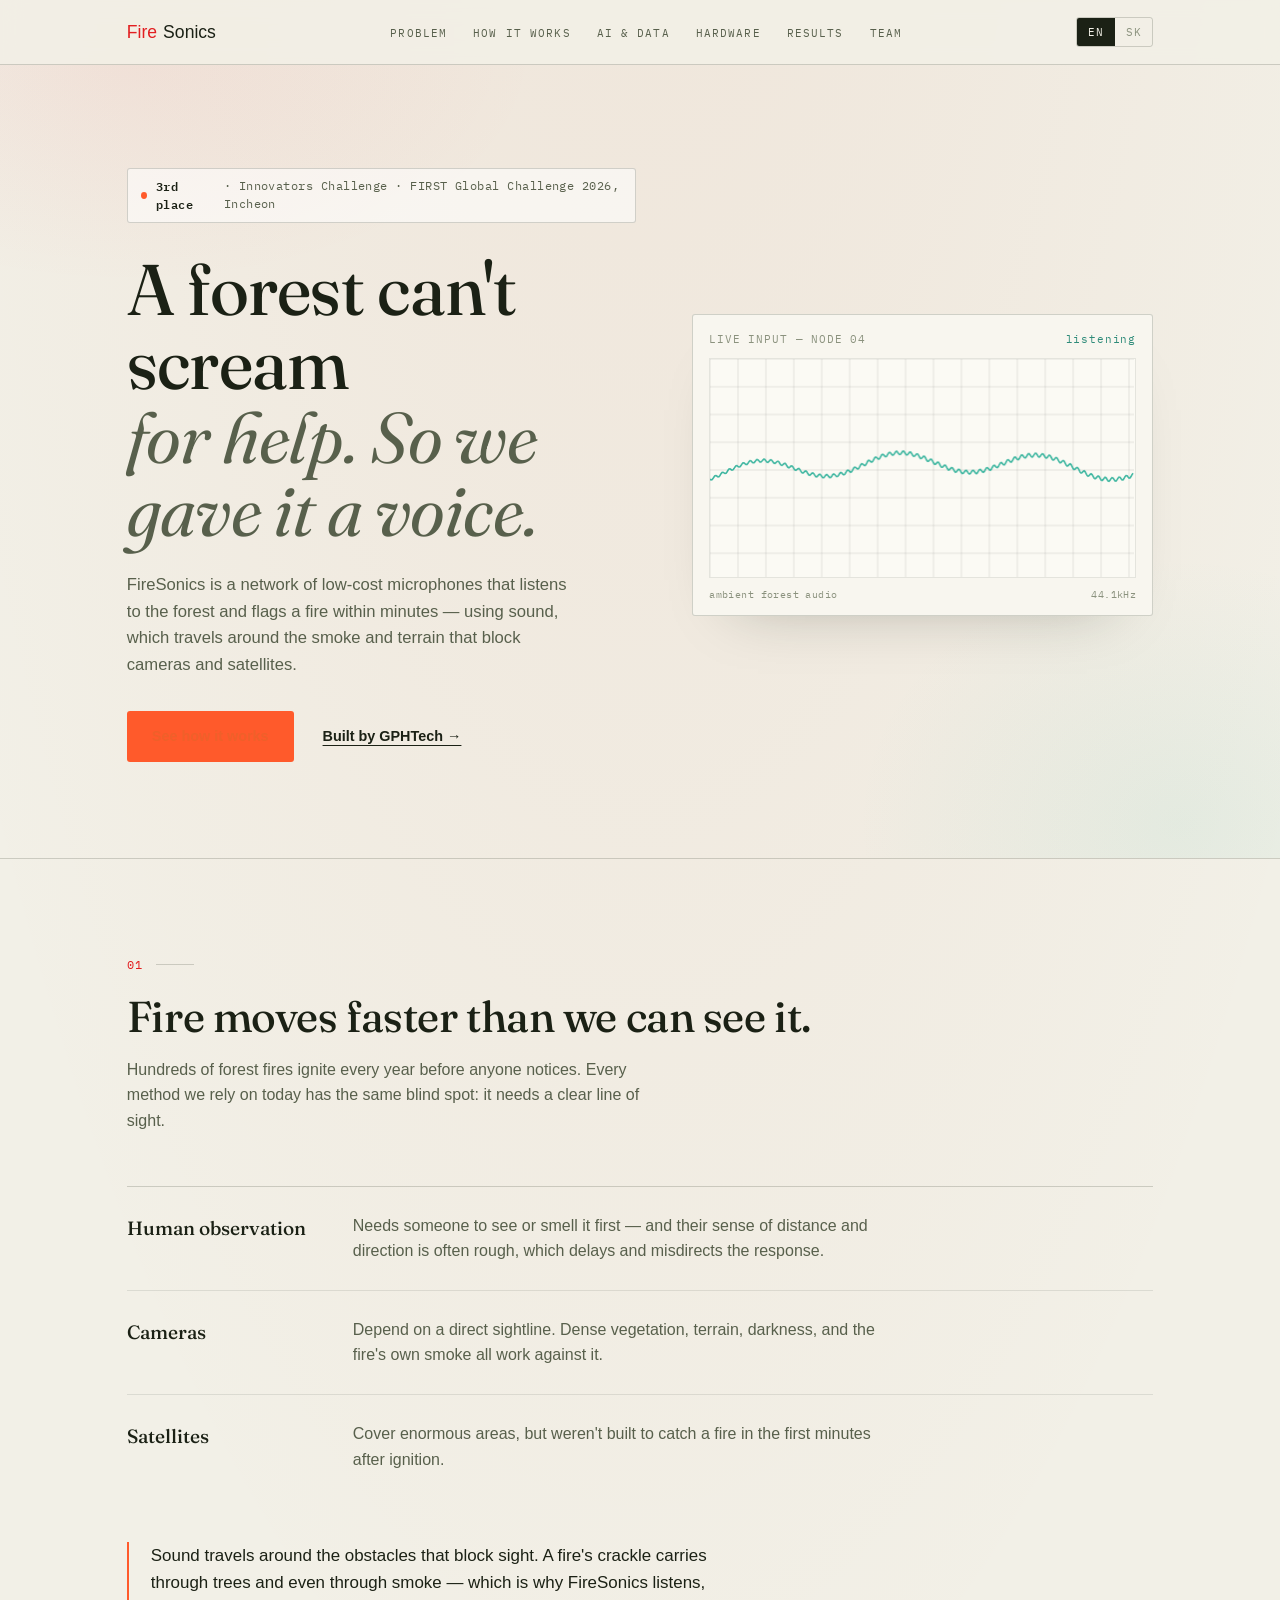
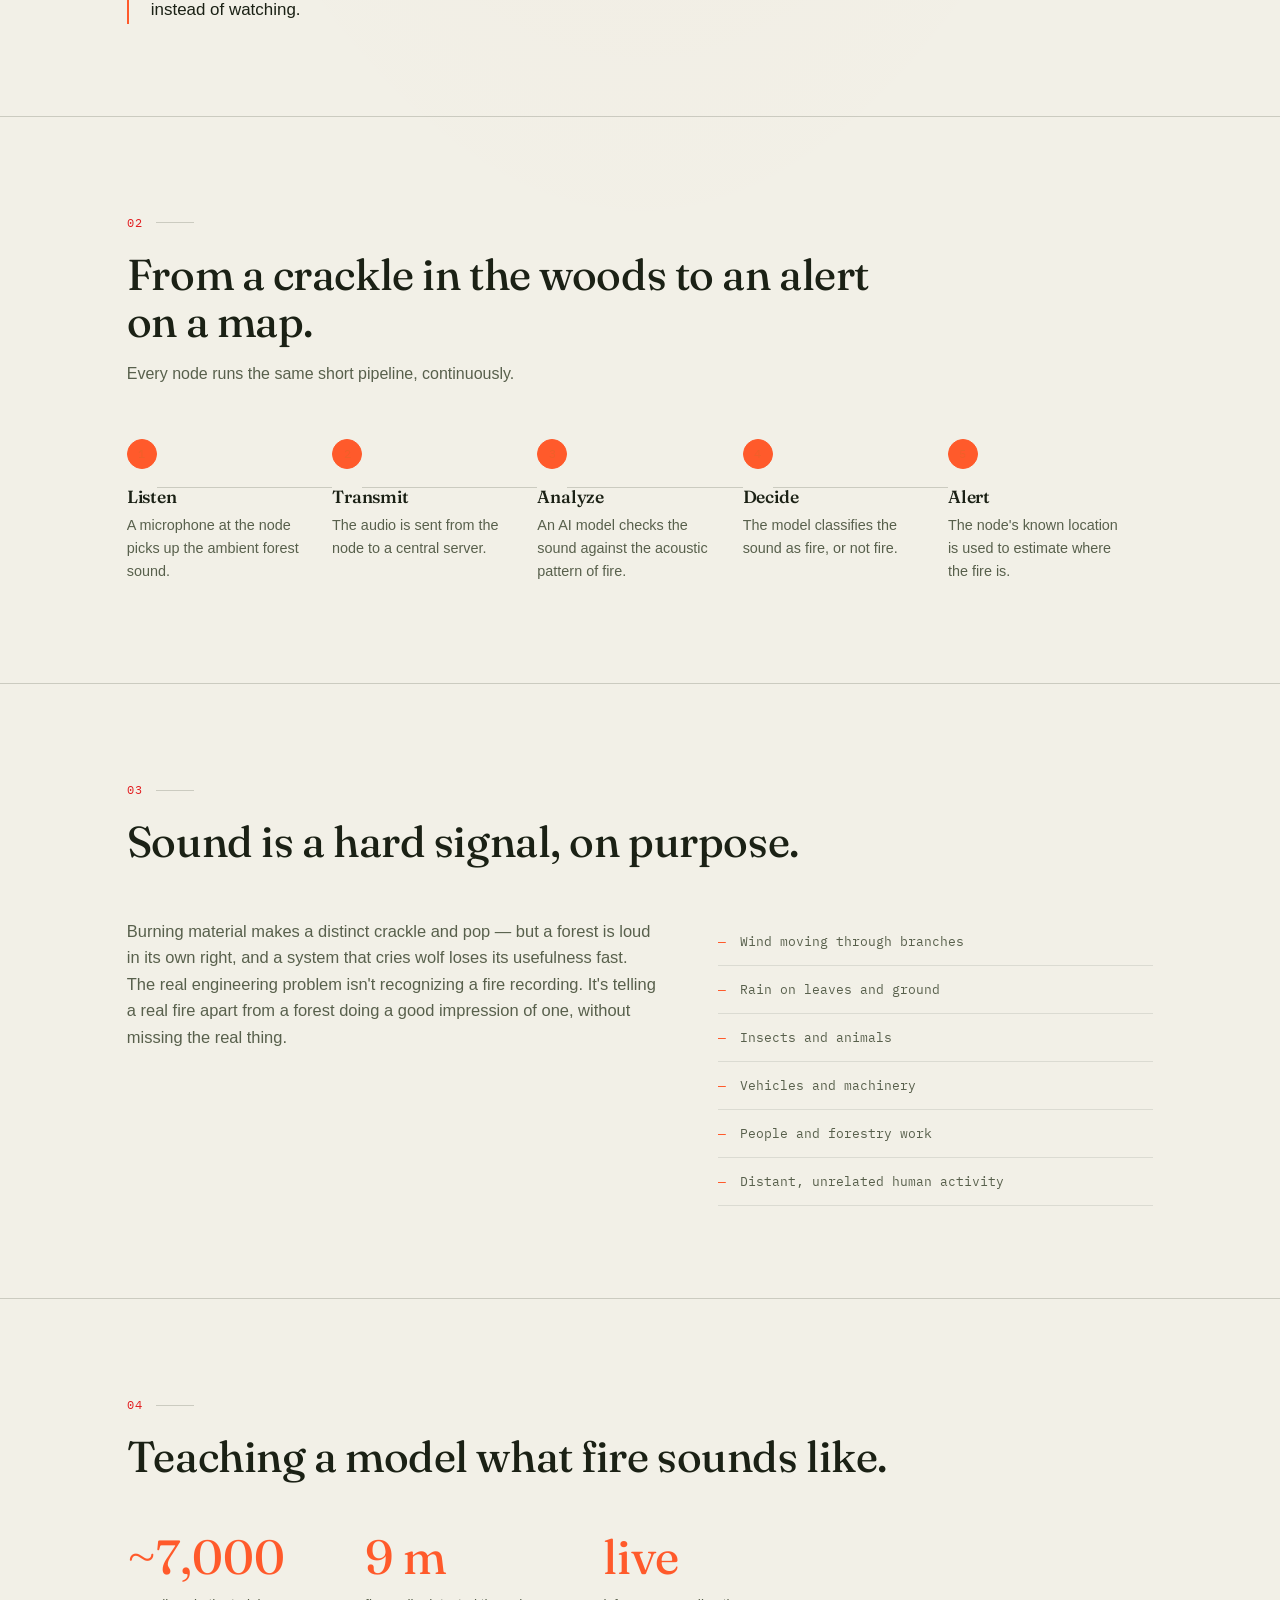
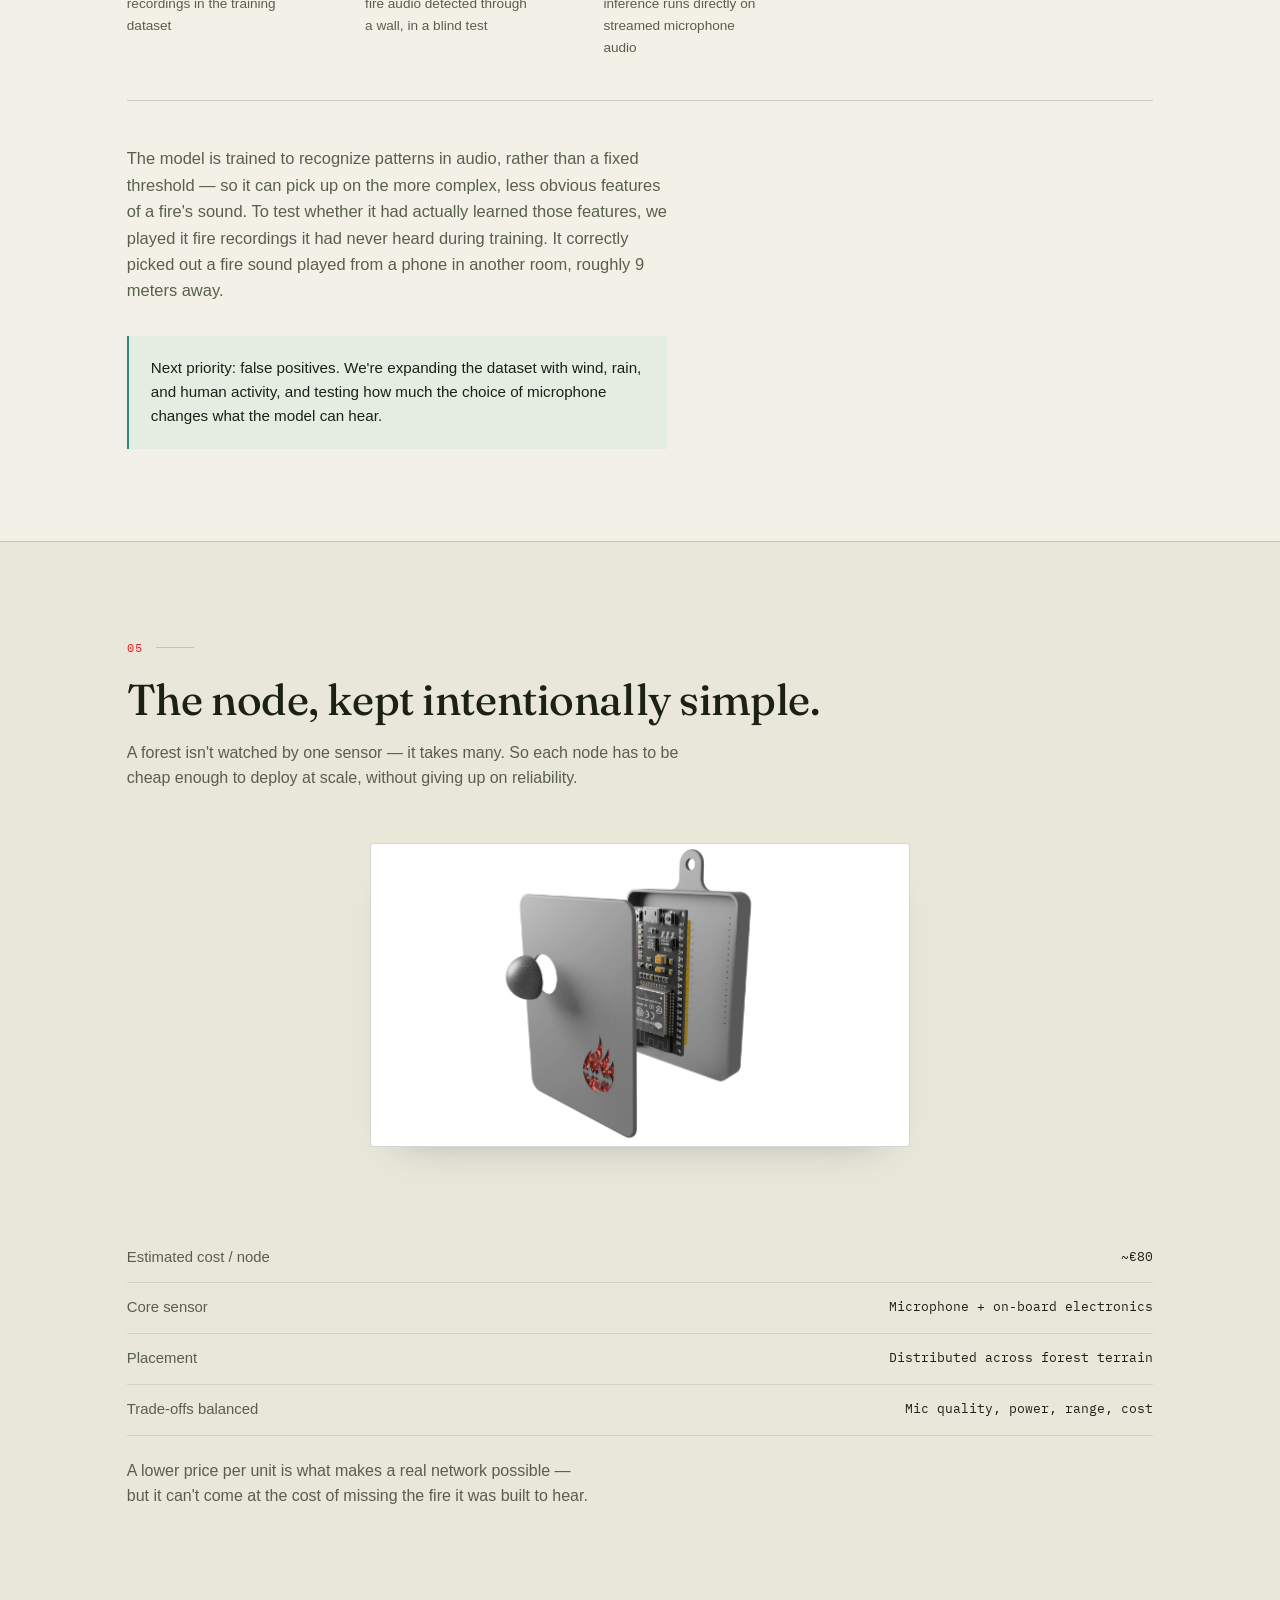
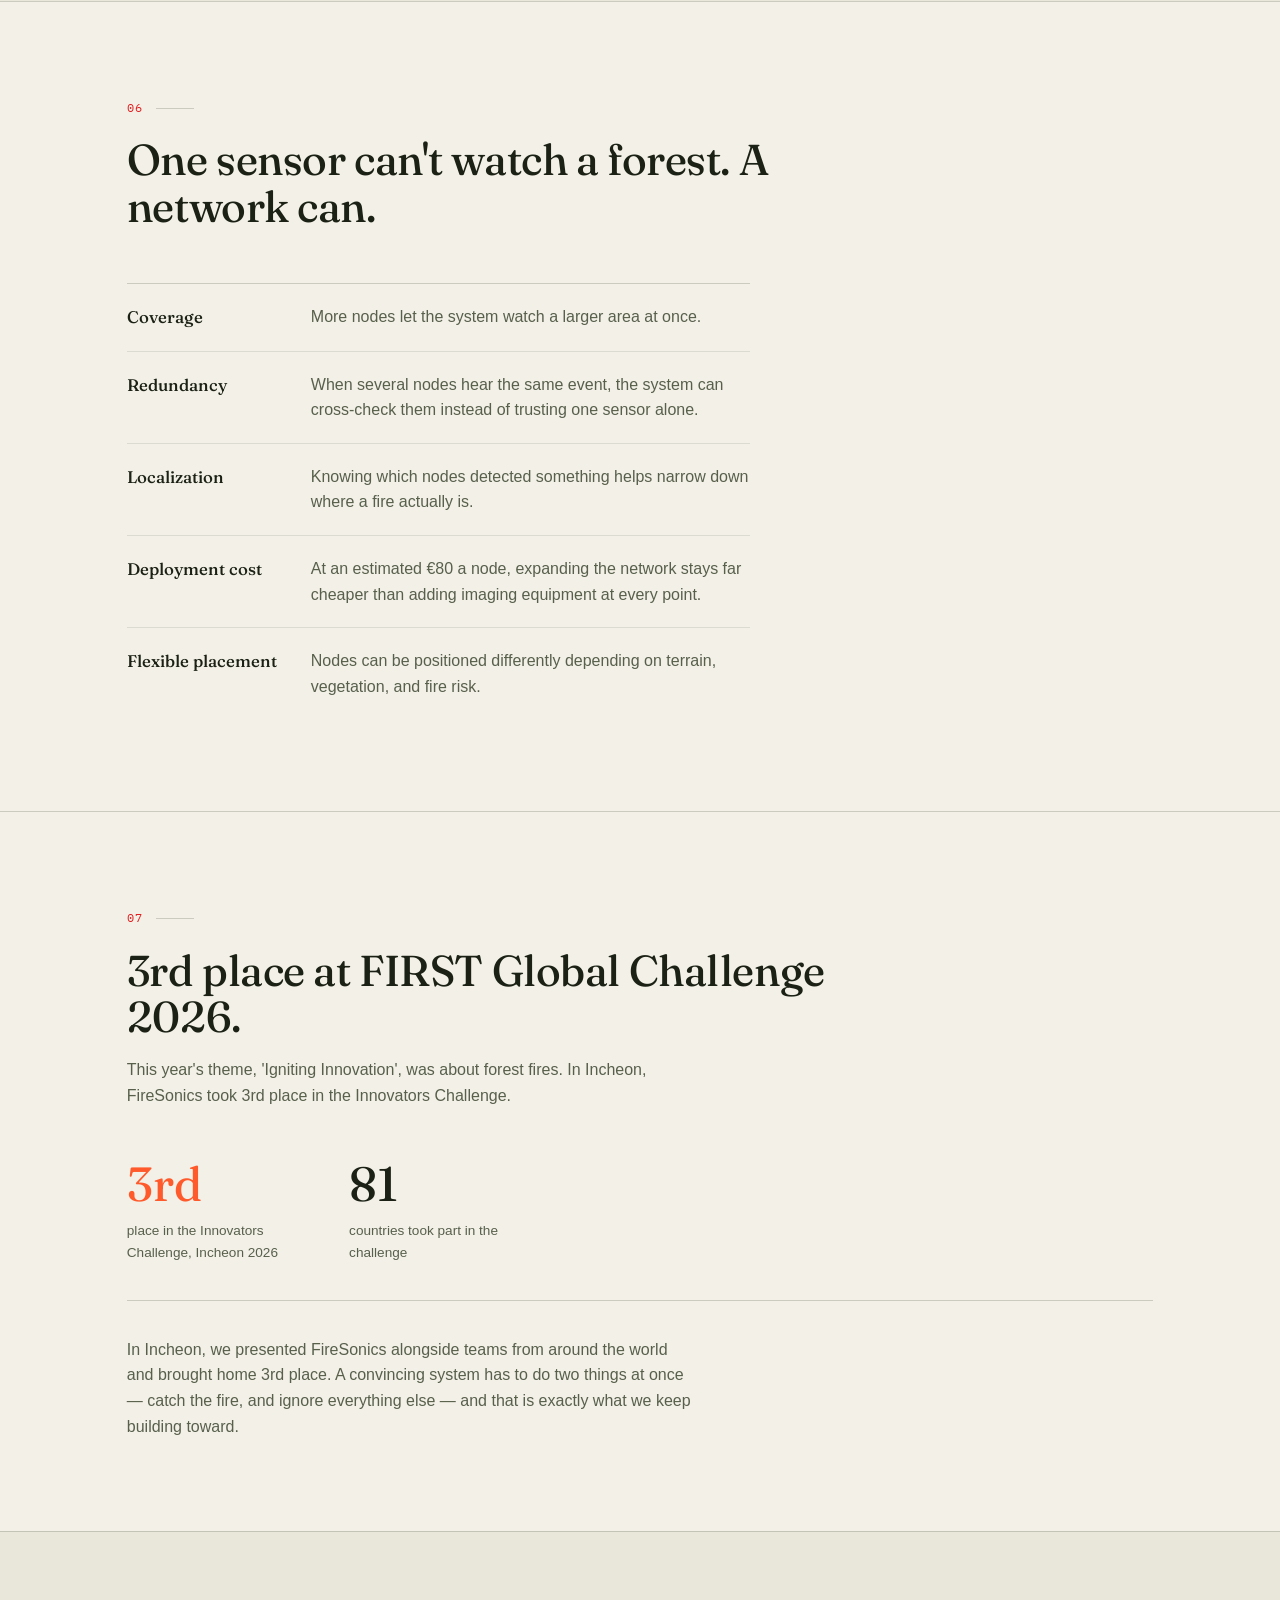
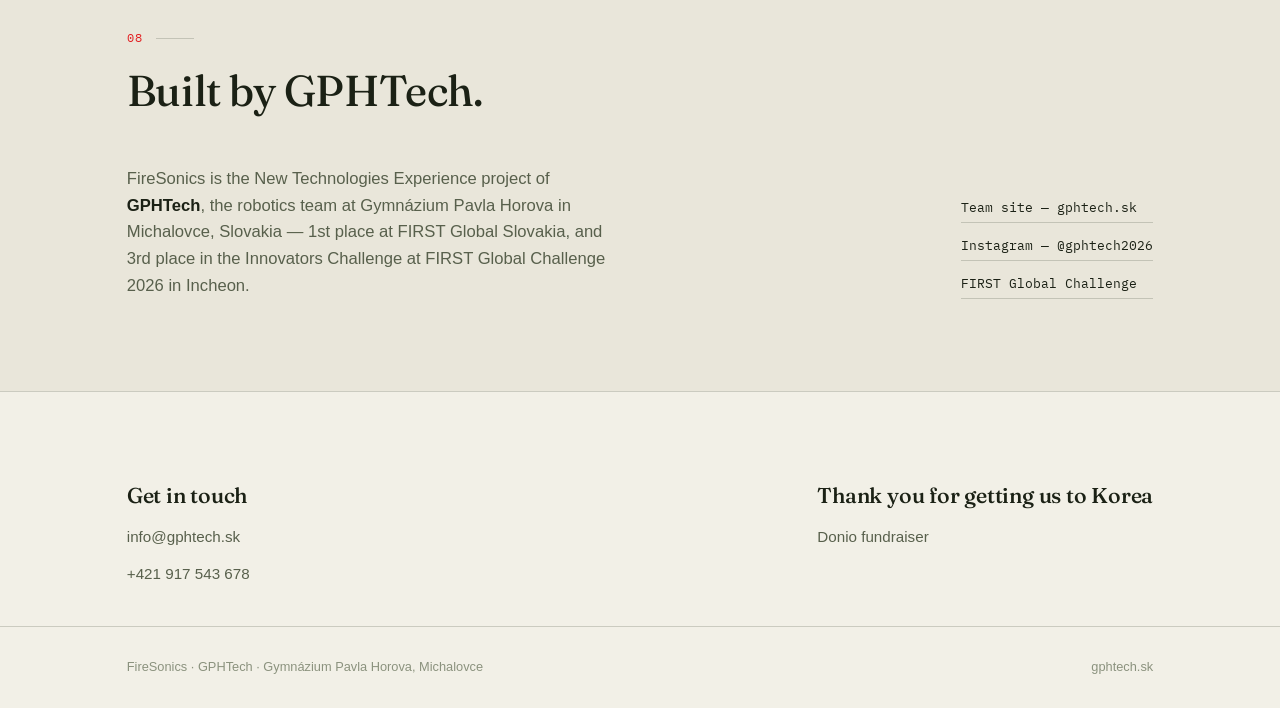
<file: index.html>
<!DOCTYPE html>
<html lang="en">
<head>
<meta charset="UTF-8">
<meta name="viewport" content="width=device-width, initial-scale=1.0">
<title>FireSonics — A forest can't scream for help</title>
<meta name="description" content="FireSonics listens for wildfire with a network of low-cost acoustic sensors and an AI model that tells fire apart from the rest of the forest.">

<link rel="preconnect" href="https://fonts.googleapis.com">
<link rel="preconnect" href="https://fonts.gstatic.com" crossorigin>
<link href="https://fonts.googleapis.com/css2?family=Fraunces:opsz,wght@9..144,340..600&family=IBM+Plex+Mono:wght@400;500&display=swap" rel="stylesheet">
<link href="https://fonts.cdnfonts.com/css/lovelo" rel="stylesheet">

<style>
:root{
  --bg:#F2F0E7;
  --bg-2:#E9E6DA;
  --bg-3:#F8F6EF;
  --ink:#1B2115;
  --ink-dim:#58604C;
  --ink-faint:#8B927E;
  --line:rgba(27,33,21,0.18);
  --line-soft:rgba(27,33,21,0.10);
  --brand:#E21E20;
  --ember:#FF5A2B;
  --signal:#2E8B79;
  --moss:#3EB6A0;
  --radius:3px;
}

*,*::before,*::after{ box-sizing:border-box; margin:0; padding:0; }
html{ scroll-behavior:smooth; color-scheme:light; -webkit-text-size-adjust:100%; }

body{
  background:
    radial-gradient(120% 70% at 50% -12%, rgba(200,70,27,0.08), transparent 55%),
    var(--bg);
  color:var(--ink);
  font-family:-apple-system, BlinkMacSystemFont, "Segoe UI", Roboto, Helvetica, Arial, sans-serif;
  font-size:16px;
  line-height:1.6;
  -webkit-font-smoothing:antialiased;
  overflow-x:hidden;
}

h1,h2,h3{
  font-family:'Fraunces', serif;
  font-weight:460;
  color:var(--ink);
  letter-spacing:-0.01em;
  line-height:1.08;
}

a{ color:inherit; }
.mono{ font-family:'IBM Plex Mono', monospace; }
.wrap{ max-width:1180px; margin:0 auto; padding:0 6vw; }

::selection{ background:var(--ember); color:#fff; }

/* ── NAV ── */
header.site-nav{
  position:fixed; top:0; left:0; right:0; z-index:50;
  background:rgba(242,240,231,0.85);
  backdrop-filter:blur(10px);
  -webkit-backdrop-filter:blur(10px);
  border-bottom:1px solid var(--line);
}
.nav-row{
  max-width:1180px; margin:0 auto; padding:0 6vw;
  height:64px; display:flex; align-items:center; justify-content:space-between;
}
.nav-brand{ display:flex; align-items:center; gap:6px; text-decoration:none; }
.nav-brand .fire{ font-family:'Lovelo Black', 'Arial Black', sans-serif; font-size:1.1rem; color:var(--brand); }
.nav-brand .sonics{ font-family:'Lovelo Black', 'Arial Black', sans-serif; font-size:1.1rem; color:var(--ink); }
.nav-links{ display:flex; gap:26px; list-style:none; }
.nav-links a{
  text-decoration:none; font-family:'IBM Plex Mono', monospace; font-size:0.7rem;
  letter-spacing:0.1em; text-transform:uppercase; color:var(--ink-dim);
  border-bottom:1px solid transparent; padding-bottom:3px;
}
.nav-links a:hover{ color:var(--ink); border-color:var(--ember); }
.nav-right{ display:flex; align-items:center; gap:14px; }
.lang-toggle{ display:flex; border:1px solid var(--line); border-radius:var(--radius); overflow:hidden; }
.lang-toggle button{
  font-family:'IBM Plex Mono', monospace; font-size:0.7rem; background:none; border:none;
  padding:7px 11px; cursor:pointer; color:var(--ink-faint); letter-spacing:0.06em;
}
.lang-toggle button.active{ background:var(--ink); color:var(--bg); }
.hamburger{ display:none; flex-direction:column; gap:4px; background:none; border:none; cursor:pointer; padding:6px; }
.hamburger span{ width:20px; height:1.5px; background:var(--ink); }

/* ── HERO ── */
#hero{
  padding:168px 0 96px;
  position:relative;
  overflow:hidden;
}
#hero::before{
  content:""; position:absolute; inset:0; pointer-events:none;
  background:
    radial-gradient(52% 44% at 10% 6%, rgba(226,30,32,0.06), transparent 62%),
    radial-gradient(42% 52% at 92% 96%, rgba(62,182,160,0.08), transparent 60%);
}
.hero-grid{
  position:relative; display:grid; grid-template-columns:1.05fr 0.95fr; gap:56px; align-items:center;
}
.hero-tag{
  font-family:'IBM Plex Mono', monospace; font-size:0.72rem; letter-spacing:0.04em; color:var(--ink-dim);
  border:1px solid var(--line); border-radius:var(--radius); display:inline-flex; align-items:center; gap:9px;
  padding:8px 13px; margin-bottom:30px; background:rgba(255,255,255,0.55);
}
.hero-tag::before{
  content:""; width:7px; height:7px; border-radius:50%; background:var(--ember);
  animation:tagdot 2.4s ease-out infinite;
}
.hero-tag b{ color:var(--ink); font-weight:600; }
@keyframes tagdot{
  0%{ box-shadow:0 0 0 0 rgba(255,90,43,0.55); }
  70%{ box-shadow:0 0 0 9px rgba(255,90,43,0); }
  100%{ box-shadow:0 0 0 0 rgba(255,90,43,0); }
}
h1.hero-title{
  font-size:clamp(2.7rem,5.6vw,4.8rem);
  line-height:1.03;
  margin-bottom:24px;
}
h1.hero-title .line2{ color:var(--ink-dim); font-style:italic; font-weight:380; }
.hero-lede{
  max-width:48ch; color:var(--ink-dim); font-size:1.04rem; margin-bottom:32px;
}
.hero-actions{ display:flex; gap:22px; align-items:center; flex-wrap:wrap; }
.btn{
  font-weight:600; font-size:0.9rem;
  padding:13px 24px; border-radius:var(--radius); text-decoration:none; display:inline-block;
  border:1px solid transparent; transition:background .25s ease, color .25s ease, border-color .25s ease, transform .25s ease;
}
.btn--solid{ background:var(--ember); color:#1B21; }
.btn--solid:hover{ background:var(--brand); color:#fff; transform:translateY(-1px); }
.btn--ghost{ color:var(--ink); text-decoration:underline; text-underline-offset:4px; padding:13px 6px; }
.btn--ghost:hover{ color:var(--ember); }

.hero-copy{ animation:rise .9s cubic-bezier(.16,1,.3,1) both; }
.hero-visual{ position:relative; animation:rise .9s .12s cubic-bezier(.16,1,.3,1) both; }
@keyframes rise{ from{ opacity:0; transform:translateY(18px); } to{ opacity:1; transform:none; } }

.scope-box{
  border:1px solid var(--line); background:#F8F6EF;
  border-radius:var(--radius); padding:16px 16px 12px;
  box-shadow:0 30px 60px -45px rgba(27,33,21,0.35);
}
.scope-head{
  display:flex; justify-content:space-between; font-family:'IBM Plex Mono', monospace;
  font-size:0.66rem; letter-spacing:0.08em; color:var(--ink-faint); margin-bottom:10px;
}
.scope-head .status{ color:var(--signal); }
.scope-head .status.fire{ color:var(--brand); }
#scope{
  width:100%; height:220px; display:block;
  background:#FBFAF4; border:1px solid var(--line-soft);
}
.scope-foot{
  display:flex; justify-content:space-between; font-family:'IBM Plex Mono', monospace;
  font-size:0.64rem; color:var(--ink-faint); margin-top:9px; letter-spacing:0.04em;
}

@media (max-width:900px){
  .hero-grid{ grid-template-columns:1fr; gap:44px; }
}

/* ── SECTION SCAFFOLDING ── */
section{ padding:92px 0; border-top:1px solid var(--line); }
section:first-of-type{ border-top:none; }
.sec-num{
  font-family:'IBM Plex Mono', monospace; font-size:0.72rem; letter-spacing:0.14em;
  color:var(--brand); display:inline-flex; align-items:center; gap:12px;
  margin-bottom:20px; text-transform:uppercase;
}
.sec-num::after{ content:""; width:38px; height:1px; background:var(--line); }
.sec-head{ max-width:780px; margin-bottom:52px; }
.sec-head h2{ font-size:clamp(1.9rem,3.4vw,2.7rem); margin-bottom:16px; }
.sec-head p{ color:var(--ink-dim); font-size:1rem; max-width:62ch; }

/* ── PROBLEM ── */
.problem-list{ display:flex; flex-direction:column; }
.problem-row{
  display:grid; grid-template-columns:190px 1fr; gap:36px; padding:26px 0;
  border-top:1px solid var(--line-soft);
}
.problem-row:first-child{ border-top:1px solid var(--line); }
.problem-row .method{ font-family:'Fraunces', serif; font-weight:480; font-size:1.2rem; }
.problem-row .desc{ color:var(--ink-dim); max-width:62ch; }
.problem-close{ margin-top:44px; max-width:62ch; color:var(--ink); font-size:1.06rem; border-left:2px solid var(--ember); padding-left:22px; }
@media (max-width:700px){ .problem-row{ grid-template-columns:1fr; gap:8px; } }

/* ── SEQUENCE (how it works) ── */
.sequence{ display:flex; gap:0; overflow-x:auto; padding-bottom:8px; }
.seq-step{
  flex:1 1 0; min-width:190px; position:relative; padding:0 24px 0 0;
}
.seq-step .num{
  font-family:'IBM Plex Mono', monospace; font-size:0.76rem; color:var(--ink);
  background:var(--bg-2); border:1px solid var(--line); width:30px; height:30px; border-radius:50%;
  display:flex; align-items:center; justify-content:center; margin-bottom:18px;
  transition: background .35s ease, color .35s ease, border-color .35s ease;
}
.seq-step.active .num{ background:var(--ember); border-color:var(--ember); color:#1B21; }
.seq-step .rule{
  position:absolute; top:px; left:30px; right:0; height:1px; background:var(--line);
}
.seq-step:last-child .rule{ display:none; }
.seq-step h3{ font-size:1.1rem; margin-bottom:8px; font-weight:540; }
.seq-step p{ color:var(--ink-dim); font-size:0.9rem; max-width:26ch; }
@media (max-width:860px){
  .sequence{ flex-direction:column; }
  .seq-step{ padding:0 0 30px 0; }
  .seq-step .rule{ top:30px; left:px; right:auto; width:1px; height:calc(100% - 30px); }
}

/* ── WHY SOUND ── */
.confound-wrap{ display:grid; grid-template-columns:1.1fr 0.9fr; gap:60px; align-items:start; }
.ai-text{ max-width:60ch; color:var(--ink-dim); font-size:1.03rem; }
.ai-text strong{ color:var(--ink); font-weight:600; }
.confound-list{ list-style:none; display:flex; flex-direction:column; }
.confound-list li{
  font-family:'IBM Plex Mono', monospace; font-size:0.82rem; color:var(--ink-dim);
  padding:13px 0; border-bottom:1px solid var(--line-soft); display:flex; gap:14px;
}
.confound-list li::before{ content:'—'; color:var(--ember); }
@media (max-width:860px){ .confound-wrap{ grid-template-columns:1fr; gap:34px; } }

/* ── STATS (AI/dataset) ── */
.stat-row{ display:flex; gap:72px; flex-wrap:wrap; margin-bottom:44px; padding-bottom:42px; border-bottom:1px solid var(--line); }
.stat{ min-width:0px; }
.stat .num{ font-family:'Fraunces', serif; font-weight:440; font-size:3rem; color:var(--ember); line-height:1; }
.stat .label{ color:var(--ink-dim); font-size:0.85rem; margin-top:12px; max-width:22ch; }
.ai-note{
  margin-top:32px; padding:20px 22px; background:rgba(62,182,160,0.07);
  border-left:2px solid var(--signal); max-width:64ch; font-size:0.95rem;
}

/* ── HARDWARE ── */
#hardware{ background:var(--bg-2); }
.hw-grid{ display:grid; grid-template-columns:0.85fr 1.fr; gap:60px; align-items:center; }
.hw-visual{ display:flex; justify-content:center; }
.node-canvas{ display:block; max-width:100%; background:#fff; border:1px solid var(--line); border-radius:var(--radius); box-shadow:0 20px 40px -30px rgba(27,33,21,0.35); }
.spec-rows{ display:flex; flex-direction:column; margin-top:26px; }
.spec-row{ display:flex; justify-content:space-between; gap:16px; padding:13px 0; border-bottom:1px solid var(--line-soft); font-size:0.93rem; }
.spec-row .k{ color:var(--ink-dim); }
.spec-row .v{ font-family:'IBM Plex Mono', monospace; font-size:0.84rem; text-align:right; }
@media (max-width:860px){ .hw-grid{ grid-template-columns:1fr; } }

.pulse{ animation: pulse 2.6s ease-out infinite; transform-origin:center; }
@keyframes pulse{
  0%{ opacity:0.55; transform:scale(0.9); }
  70%{ opacity:0; transform:scale(1.6); }
  100%{ opacity:0; transform:scale(1.6); }
}

/* ── SCALABILITY ── */
.scale-list{ list-style:none; display:flex; flex-direction:column; max-width:70ch; }
.scale-list li{ padding:20px 0; border-top:1px solid var(--line-soft); display:grid; grid-template-columns:160px 1fr; gap:24px; }
.scale-list li:first-child{ border-top:1px solid var(--line); }
.scale-list .term{ font-family:'Fraunces', serif; font-weight:500; color:var(--ink); font-size:1.05rem; }
.scale-list .def{ color:var(--ink-dim); }
@media (max-width:700px){ .scale-list li{ grid-template-columns:1fr; gap:6px; } }

/* ── RESULTS ── */
.results-band{
  display:flex; gap:56px; flex-wrap:wrap; margin-bottom:36px; padding-bottom:36px; border-bottom:1px solid var(--line);
}
.results-band .stat .num{ color:var(--ink); }
.results-band .stat.win .num{ color:var(--ember); }
.demo-note{ max-width:64ch; color:var(--ink-dim); }
.demo-note strong{ color:var(--ink); }

/* ── TEAM ── */
#team{ background:var(--bg-2); }
.team-row{ display:flex; justify-content:space-between; align-items:flex-end; gap:40px; flex-wrap:wrap; }
.team-copy{ max-width:54ch; color:var(--ink-dim); font-size:1.04rem; }
.team-copy strong{ color:var(--ink); font-weight:600; }
.team-links{ display:flex; flex-direction:column; gap:12px; }
.team-links a{ font-family:'IBM Plex Mono', monospace; font-size:0.82rem; text-decoration:none; border-bottom:1px solid var(--line); padding-bottom:4px; }
.team-links a:hover{ color:var(--ember); border-color:var(--ember); }

/* ── CONTACT ── */
#contact{ padding-bottom:52px; }
.contact-grid{ display:flex; justify-content:space-between; gap:48px; flex-wrap:wrap; }
.contact-block h3{ font-size:1.34rem; margin-bottom:18px; font-weight:520; }
.contact-list{ display:flex; flex-direction:column; gap:12px; }
.contact-list a{ text-decoration:none; font-size:0.95rem; color:var(--ink-dim); }
.contact-list a:hover{ color:var(--ember); }

footer{
  border-top:1px solid var(--line); padding:30px 0; font-size:0.8rem; color:var(--ink-faint);
}
.footer-row{ display:flex; justify-content:space-between; flex-wrap:wrap; gap:10px; }
footer a{ color:var(--ink-faint); text-decoration:none; }
footer a:hover{ color:var(--ember); }

/* ── ENTRANCE REVEALS ── */
.rv{ opacity:0; transform:translateY(18px); transition:opacity .7s ease, transform .7s ease; }
.rv.in{ opacity:1; transform:none; }

@media (prefers-reduced-motion: reduce){
  .rv{ opacity:1 !important; transform:none !important; transition:none !important; }
  .hero-copy, .hero-visual{ animation:none; }
}

@media (max-width:720px){
  #hero{ padding:132px 0 64px; }
  .nav-links{ display:none; }
  .nav-links.open{
    display:flex; flex-direction:column; position:fixed; top:64px; left:0; right:0;
    background:var(--bg); padding:22px 6vw; gap:18px; border-bottom:1px solid var(--line); z-index:40;
  }
  .hamburger{ display:flex; }
  section{ padding:64px 0; }
  .stat-row{ gap:44px; }
}
</style>
</head>
<body>

<header class="site-nav">
  <div class="nav-row">
    <a href="#hero" class="nav-brand"><span class="fire">Fire</span><span class="sonics">Sonics</span></a>
    <ul class="nav-links" id="navLinks">
      <li><a href="#problem" data-en="Problem" data-sk="Problém">Problem</a></li>
      <li><a href="#how" data-en="How it works" data-sk="Ako to funguje">How it works</a></li>
      <li><a href="#ai" data-en="AI &amp; data" data-sk="AI a dáta">AI &amp; data</a></li>
      <li><a href="#hardware" data-en="Hardware" data-sk="Hardware">Hardware</a></li>
      <li><a href="#results" data-en="Results" data-sk="Výsledky">Results</a></li>
      <li><a href="#team" data-en="Team" data-sk="Tím">Team</a></li>
    </ul>
    <div class="nav-right">
      <div class="lang-toggle">
        <button class="active" onclick="setLang('en')">EN</button>
        <button onclick="setLang('sk')">SK</button>
      </div>
      <button class="hamburger" id="hamburger" aria-label="Menu"><span></span><span></span><span></span></button>
    </div>
  </div>
</header>

<!-- ============ HERO ============ -->
<section id="hero">
  <div class="wrap hero-grid">
    <div class="hero-copy">
      <span class="hero-tag" data-en='<b>3rd place</b> · Innovators Challenge · FIRST Global Challenge 2026, Incheon' data-sk='<b>3. miesto</b> · Innovators Challenge · FIRST Global Challenge 2026, Inčchon'><b>3rd place</b> · Innovators Challenge · FIRST Global Challenge 2026, Incheon</span>
      <h1 class="hero-title">
        <span data-en="A forest can't scream" data-sk="Les nemôže zakričať">A forest can't scream</span><br>
        <span class="line2" data-en="for help. So we gave it a voice." data-sk="o pomoc. Tak sme mu dali hlas.">for help. So we gave it a voice.</span>
      </h1>
      <p class="hero-lede" data-en="FireSonics is a network of low-cost microphones that listens to the forest and flags a fire within minutes — using sound, which travels around the smoke and terrain that block cameras and satellites." data-sk="FireSonics je sieť lacných mikrofónov, ktorá počúva les a upozorní na požiar v priebehu minút — pomocou zvuku, ktorý sa šíri aj cez dym a terén, kde kamery a satelity strácajú výhľad.">
        FireSonics is a network of low-cost microphones that listens to the forest and flags a fire within minutes — using sound, which travels around the smoke and terrain that block cameras and satellites.
      </p>
      <div class="hero-actions">
        <a href="#how" class="btn btn--solid" data-en="See how it works" data-sk="Ako to funguje">See how it works</a>
        <a href="https://gphtech.sk" target="_blank" class="btn btn--ghost" data-en="Built by GPHTech →" data-sk="Vytvoril GPHTech →">Built by GPHTech →</a>
      </div>
    </div>

    <div class="hero-visual">
      <div class="scope-box">
        <div class="scope-head">
          <span data-en="LIVE INPUT — NODE 04" data-sk="ŽIVÝ VSTUP — UZOL 04">LIVE INPUT — NODE 04</span>
          <span class="status" id="scopeStatus" data-en="listening" data-sk="počúva">listening</span>
        </div>
        <canvas id="scope"></canvas>
        <div class="scope-foot">
          <span data-en="ambient forest audio" data-sk="okolitý zvuk lesa">ambient forest audio</span>
          <span class="mono">44.1kHz</span>
        </div>
      </div>
    </div>
  </div>
</section>

<!-- ============ PROBLEM ============ -->
<section id="problem">
  <div class="wrap">
    <div class="sec-head">
      <span class="sec-num">01</span>
      <h2 data-en="Fire moves faster than we can see it." data-sk="Požiar sa šíri rýchlejšie, než ho vidno.">Fire moves faster than we can see it.</h2>
      <p data-en="Hundreds of forest fires ignite every year before anyone notices. Every method we rely on today has the same blind spot: it needs a clear line of sight." data-sk="Každý rok vzniknú stovky lesných požiarov skôr, než si ich niekto všimne. Všetky metódy, na ktoré sa dnes spoliehame, majú rovnaký problém: potrebujú priamy výhľad.">
        Hundreds of forest fires ignite every year before anyone notices. Every method we rely on today has the same blind spot: it needs a clear line of sight.
      </p>
    </div>

    <div class="problem-list">
      <div class="problem-row">
        <div class="method" data-en="Human observation" data-sk="Pozorovanie ľudmi">Human observation</div>
        <div class="desc" data-en="Needs someone to see or smell it first — and their sense of distance and direction is often rough, which delays and misdirects the response." data-sk="Vyžaduje, aby si ho niekto najprv všimol — a odhad vzdialenosti a smeru je zvyčajne nepresný, čo spomaľuje a zle smeruje zásah.">Needs someone to see or smell it first — and their sense of distance and direction is often rough, which delays and misdirects the response.</div>
      </div>
      <div class="problem-row">
        <div class="method" data-en="Cameras" data-sk="Kamery">Cameras</div>
        <div class="desc" data-en="Depend on a direct sightline. Dense vegetation, terrain, darkness, and the fire's own smoke all work against it." data-sk="Potrebujú priamy výhľad. Hustá vegetácia, terén, tma a dym samotného požiaru im stoja v ceste.">Depend on a direct sightline. Dense vegetation, terrain, darkness, and the fire's own smoke all work against it.</div>
      </div>
      <div class="problem-row">
        <div class="method" data-en="Satellites" data-sk="Satelity">Satellites</div>
        <div class="desc" data-en="Cover enormous areas, but weren't built to catch a fire in the first minutes after ignition." data-sk="Pokrývajú obrovské plochy, ale nie sú stavané na to, aby zachytili požiar v prvých minútach po vzniku.">Cover enormous areas, but weren't built to catch a fire in the first minutes after ignition.</div>
      </div>
    </div>

    <p class="problem-close" data-en="Sound travels around the obstacles that block sight. A fire's crackle carries through trees and even through smoke — which is why FireSonics listens, instead of watching." data-sk="Zvuk sa šíri aj cez prekážky, ktoré blokujú výhľad. Praskanie ohňa sa prenáša cez stromy aj cez dym — preto FireSonics počúva, nie sleduje.">
      Sound travels around the obstacles that block sight. A fire's crackle carries through trees and even through smoke — which is why FireSonics listens, instead of watching.
    </p>
  </div>
</section>

<!-- ============ HOW IT WORKS ============ -->
<section id="how">
  <div class="wrap">
    <div class="sec-head">
      <span class="sec-num">02</span>
      <h2 data-en="From a crackle in the woods to an alert on a map." data-sk="Od praskania v lese až po upozornenie na mape.">From a crackle in the woods to an alert on a map.</h2>
      <p data-en="Every node runs the same short pipeline, continuously." data-sk="Každý uzol nepretržite spracúva tento krátky proces.">Every node runs the same short pipeline, continuously.</p>
    </div>

    <div class="sequence" id="sequence">
      <div class="seq-step"><div class="num">1</div><div class="rule"></div>
        <h3 data-en="Listen" data-sk="Počúvanie">Listen</h3>
        <p data-en="A microphone at the node picks up the ambient forest sound." data-sk="Mikrofón na uzle zachytáva okolitý zvuk lesa.">A microphone at the node picks up the ambient forest sound.</p>
      </div>
      <div class="seq-step"><div class="num">2</div><div class="rule"></div>
        <h3 data-en="Transmit" data-sk="Prenos">Transmit</h3>
        <p data-en="The audio is sent from the node to a central server." data-sk="Zvuk sa z uzla odosiela na centrálny server.">The audio is sent from the node to a central server.</p>
      </div>
      <div class="seq-step"><div class="num">3</div><div class="rule"></div>
        <h3 data-en="Analyze" data-sk="Analýza">Analyze</h3>
        <p data-en="An AI model checks the sound against the acoustic pattern of fire." data-sk="AI model porovnáva zvuk s akustickým vzorom ohňa.">An AI model checks the sound against the acoustic pattern of fire.</p>
      </div>
      <div class="seq-step"><div class="num">4</div><div class="rule"></div>
        <h3 data-en="Decide" data-sk="Rozhodnutie">Decide</h3>
        <p data-en="The model classifies the sound as fire, or not fire." data-sk="Model vyhodnotí, či ide o oheň, alebo nie.">The model classifies the sound as fire, or not fire.</p>
      </div>
      <div class="seq-step"><div class="num">5</div>
        <h3 data-en="Alert" data-sk="Upozornenie">Alert</h3>
        <p data-en="The node's known location is used to estimate where the fire is." data-sk="Známa poloha uzlu sa použije na odhad miesta požiaru.">The node's known location is used to estimate where the fire is.</p>
      </div>
    </div>
  </div>
</section>

<!-- ============ WHY SOUND ============ -->
<section id="why">
  <div class="wrap">
    <div class="sec-head">
      <span class="sec-num">03</span>
      <h2 data-en="Sound is a hard signal, on purpose." data-sk="Zvuk je náročný signál, celkom zámerne.">Sound is a hard signal, on purpose.</h2>
    </div>
    <div class="confound-wrap">
      <p class="ai-text" data-en="Burning material makes a distinct crackle and pop — but a forest is loud in its own right, and a system that cries wolf loses its usefulness fast. The real engineering problem isn't recognizing a fire recording. It's telling a real fire apart from a forest doing a good impression of one, without missing the real thing." data-sk="Horiaci materiál vytvára osobitý zvuk praskania — ale les je aj bez toho hlučné miesto, a systém, ktorý zbytočne planie poplach, rýchlo stratí dôveru. Skutočný technický problém nie je rozpoznať nahrávku ohňa. Je to odlíšiť skutočný požiar od lesa, ktorý ho dobre imituje, bez toho, aby sme skutočný požiar prehliadli.">
        Burning material makes a distinct crackle and pop — but a forest is loud in its own right, and a system that cries wolf loses its usefulness fast. The real engineering problem isn't recognizing a fire recording. It's telling a real fire apart from a forest doing a good impression of one, without missing the real thing.
      </p>
      <ul class="confound-list">
        <li data-en="Wind moving through branches" data-sk="Vietor v korunách stromov">Wind moving through branches</li>
        <li data-en="Rain on leaves and ground" data-sk="Dážď na listoch a zemi">Rain on leaves and ground</li>
        <li data-en="Insects and animals" data-sk="Hmyz a zvieratá">Insects and animals</li>
        <li data-en="Vehicles and machinery" data-sk="Vozidlá a stroje">Vehicles and machinery</li>
        <li data-en="People and forestry work" data-sk="Ľudia a lesné práce">People and forestry work</li>
        <li data-en="Distant, unrelated human activity" data-sk="Vzdialená ľudská činnosť">Distant, unrelated human activity</li>
      </ul>
    </div>
  </div>
</section>

<!-- ============ AI & DATASET ============ -->
<section id="ai">
  <div class="wrap">
    <div class="sec-head">
      <span class="sec-num">04</span>
      <h2 data-en="Teaching a model what fire sounds like." data-sk="Ako naučiť model, ako znie oheň.">Teaching a model what fire sounds like.</h2>
    </div>

    <div class="stat-row">
      <div class="stat">
        <div class="num mono">~7,000</div>
        <div class="label" data-en="recordings in the training dataset" data-sk="nahrávok v trénovacom datasete">recordings in the training dataset</div>
      </div>
      <div class="stat">
        <div class="num mono">9 m</div>
        <div class="label" data-en="fire audio detected through a wall, in a blind test" data-sk="oheň detegovaný cez stenu, v slepom teste">fire audio detected through a wall, in a blind test</div>
      </div>
      <div class="stat">
        <div class="num mono">live</div>
        <div class="label" data-en="inference runs directly on streamed microphone audio" data-sk="inferencia beží priamo na streamovanom zvuku z mikrofónu">inference runs directly on streamed microphone audio</div>
      </div>
    </div>

    <p class="ai-text" data-en="The model is trained to recognize patterns in audio, rather than a fixed threshold — so it can pick up on the more complex, less obvious features of a fire's sound. To test whether it had actually learned those features, we played it fire recordings it had never heard during training. It correctly picked out a fire sound played from a phone in another room, roughly 9 meters away." data-sk="Model sa učí rozpoznávať vzory v zvuku, nie pevnú hranicu — vďaka tomu vie zachytiť aj zložitejšie, menej zjavné vlastnosti zvuku ohňa. Aby sme overili, či sa skutočne naučil tieto vlastnosti, prehrali sme mu nahrávky ohňa, ktoré počas tréningu nikdy nepočul. Správne rozpoznal zvuk ohňa prehrávaný z telefónu v inej miestnosti, približne 9 metrov od uzla.">
      The model is trained to recognize patterns in audio, rather than a fixed threshold — so it can pick up on the more complex, less obvious features of a fire's sound. To test whether it had actually learned those features, we played it fire recordings it had never heard during training. It correctly picked out a fire sound played from a phone in another room, roughly 9 meters away.
    </p>

    <div class="ai-note" data-en="Next priority: false positives. We're expanding the dataset with wind, rain, and human activity, and testing how much the choice of microphone changes what the model can hear." data-sk="Ďalšia priorita: falošné poplachy. Rozširujeme dataset o vietor, dážď a ľudskú činnosť a testujeme, ako veľmi voľba mikrofónu ovplyvňuje to, čo model dokáže zachytiť.">
      Next priority: false positives. We're expanding the dataset with wind, rain, and human activity, and testing how much the choice of microphone changes what the model can hear.
    </div>
  </div>
</section>

<!-- ============ HARDWARE (moved below — the project is software-first) ============ -->
<section id="hardware">
  <div class="wrap">
    <div class="sec-head">
      <span class="sec-num">05</span>
      <h2 data-en="The node, kept intentionally simple." data-sk="Uzol, zámerne jednoduchý.">The node, kept intentionally simple.</h2>
      <p data-en="A forest isn't watched by one sensor — it takes many. So each node has to be cheap enough to deploy at scale, without giving up on reliability." data-sk="Les nesleduje jeden senzor — treba ich viac. Preto musí byť každý uzol dosť lacný na hromadné nasadenie, bez straty spoľahlivosti.">A forest isn't watched by one sensor — it takes many. So each node has to be cheap enough to deploy at scale, without giving up on reliability.</p>
    </div>

    <div class="hw-grid">
      <div class="hw-visual">
        <canvas id="node-canvas" class="node-canvas" aria-label="FireSonics node — exploded view"></canvas>
      </div>
      <div>
        <div class="spec-rows">
          <div class="spec-row"><span class="k" data-en="Estimated cost / node" data-sk="Odhadovaná cena / uzol">Estimated cost / node</span><span class="v">~€80</span></div>
          <div class="spec-row"><span class="k" data-en="Core sensor" data-sk="Hlavný senzor">Core sensor</span><span class="v" data-en="Microphone + on-board electronics" data-sk="Mikrofón + elektronika na palube">Microphone + on-board electronics</span></div>
          <div class="spec-row"><span class="k" data-en="Placement" data-sk="Umiestnenie">Placement</span><span class="v" data-en="Distributed across forest terrain" data-sk="Rozmiestnené po lesnom teréne">Distributed across forest terrain</span></div>
          <div class="spec-row"><span class="k" data-en="Trade-offs balanced" data-sk="Vyvažované kompromisy">Trade-offs balanced</span><span class="v" data-en="Mic quality, power, range, cost" data-sk="Kvalita mikrofónu, výkon, dosah, cena">Mic quality, power, range, cost</span></div>
        </div>
        <p style="margin-top:22px;color:var(--ink-dim);max-width:52ch" data-en="A lower price per unit is what makes a real network possible — but it can't come at the cost of missing the fire it was built to hear." data-sk="Nižšia cena za kus je to, čo robí skutočnú sieť reálnou — nemôže to však ísť na úkor toho, že uzol nezachytí požiar, na ktorý bol postavený.">A lower price per unit is what makes a real network possible — but it can't come at the cost of missing the fire it was built to hear.</p>
      </div>
    </div>
  </div>
</section>

<!-- ============ SCALABILITY ============ -->
<section id="scale">
  <div class="wrap">
    <div class="sec-head">
      <span class="sec-num">06</span>
      <h2 data-en="One sensor can't watch a forest. A network can." data-sk="Jeden senzor neustráži les. Sieť áno.">One sensor can't watch a forest. A network can.</h2>
    </div>
    <ul class="scale-list">
      <li>
        <span class="term" data-en="Coverage" data-sk="Pokrytie">Coverage</span>
        <span class="def" data-en="More nodes let the system watch a larger area at once." data-sk="Viac uzlov umožňuje sledovať naraz väčšiu oblasť.">More nodes let the system watch a larger area at once.</span>
      </li>
      <li>
        <span class="term" data-en="Redundancy" data-sk="Redundancia">Redundancy</span>
        <span class="def" data-en="When several nodes hear the same event, the system can cross-check them instead of trusting one sensor alone." data-sk="Keď viac uzlov zachytí tú istú udalosť, systém ich môže porovnať, nespolieha sa len na jeden senzor.">When several nodes hear the same event, the system can cross-check them instead of trusting one sensor alone.</span>
      </li>
      <li>
        <span class="term" data-en="Localization" data-sk="Lokalizácia">Localization</span>
        <span class="def" data-en="Knowing which nodes detected something helps narrow down where a fire actually is." data-sk="Vďaka informácii, ktoré uzly niečo zachytili, sa dá presnejšie určiť, kde požiar skutočne je.">Knowing which nodes detected something helps narrow down where a fire actually is.</span>
      </li>
      <li>
        <span class="term" data-en="Deployment cost" data-sk="Náklady na nasadenie">Deployment cost</span>
        <span class="def" data-en="At an estimated €80 a node, expanding the network stays far cheaper than adding imaging equipment at every point." data-sk="Pri odhadovanej cene 80 € za uzol je rozširovanie siete výrazne lacnejšie než dopĺňanie zobrazovacej techniky na každom mieste.">At an estimated €80 a node, expanding the network stays far cheaper than adding imaging equipment at every point.</span>
      </li>
      <li>
        <span class="term" data-en="Flexible placement" data-sk="Flexibilné umiestnenie">Flexible placement</span>
        <span class="def" data-en="Nodes can be positioned differently depending on terrain, vegetation, and fire risk." data-sk="Uzly možno rozmiestniť rôzne podľa terénu, vegetácie a rizika požiaru.">Nodes can be positioned differently depending on terrain, vegetation, and fire risk.</span>
      </li>
    </ul>
  </div>
</section>

<!-- ============ RESULTS ============ -->
<section id="results">
  <div class="wrap">
    <div class="sec-head">
      <span class="sec-num">07</span>
      <h2 data-en="3rd place at FIRST Global Challenge 2026." data-sk="3. miesto na FIRST Global Challenge 2026.">3rd place at FIRST Global Challenge 2026.</h2>
      <p data-en="This year's theme, 'Igniting Innovation', was about forest fires. In Incheon, FireSonics took 3rd place in the Innovators Challenge." data-sk="Tohtoročnou témou súťaže, „Igniting Innovation“, boli lesné požiare. V Inčchone získal FireSonics 3. miesto v Innovators Challenge.">This year's theme, 'Igniting Innovation', was about forest fires. In Incheon, FireSonics took 3rd place in the Innovators Challenge.</p>
    </div>

    <div class="results-band">
      <div class="stat win">
        <div class="num mono">3rd</div>
        <div class="label" data-en="place in the Innovators Challenge, Incheon 2026" data-sk="miesto v Innovators Challenge, Inčchon 2026">place in the Innovators Challenge, Incheon 2026</div>
      </div>
      <div class="stat">
        <div class="num mono">81</div>
        <div class="label" data-en="countries took part in the challenge" data-sk="krajín sa zapojilo do súťaže">countries took part in the challenge</div>
      </div>
    </div>

    <p class="demo-note" data-en="In Incheon, we presented FireSonics alongside teams from around the world and brought home 3rd place. A convincing system has to do two things at once — catch the fire, and ignore everything else — and that is exactly what we keep building toward." data-sk="V Inčchone sme FireSonics predstavili popri tímoch z celého sveta a domov sme priniesli 3. miesto. Presvedčivý systém musí zvládnuť dve veci naraz — zachytiť požiar a ignorovať všetko ostatné — a práve na tom ďalej pracujeme.">
      In Incheon, we presented FireSonics alongside teams from around the world and brought home 3rd place. A convincing system has to do two things at once — catch the fire, and ignore everything else — and that is exactly what we keep building toward.
    </p>
  </div>
</section>

<!-- ============ TEAM ============ -->
<section id="team">
  <div class="wrap">
    <div class="sec-head">
      <span class="sec-num">08</span>
      <h2 data-en="Built by GPHTech." data-sk="Vytvoril GPHTech.">Built by GPHTech.</h2>
    </div>
    <div class="team-row">
      <p class="team-copy" data-en="FireSonics is the New Technologies Experience project of <strong>GPHTech</strong>, the robotics team at Gymnázium Pavla Horova in Michalovce, Slovakia — 1st place at FIRST Global Slovakia, and 3rd place in the Innovators Challenge at FIRST Global Challenge 2026 in Incheon." data-sk="FireSonics je projekt tímu <strong>GPHTech</strong> pre Výzvu nových technológií — robotického tímu Gymnázia Pavla Horova v Michalovciach, ktorý získal 1. miesto na FIRST Global Slovakia a 3. miesto v Innovators Challenge na FIRST Global Challenge 2026 v Inčchone.">
        FireSonics is the New Technologies Experience project of <strong>GPHTech</strong>, the robotics team at Gymnázium Pavla Horova in Michalovce, Slovakia — 1st place at FIRST Global Slovakia, and 3rd place in the Innovators Challenge at FIRST Global Challenge 2026 in Incheon.
      </p>
      <div class="team-links">
        <a href="https://gphtech.sk" target="_blank" data-en="Team site — gphtech.sk" data-sk="Stránka tímu — gphtech.sk">Team site — gphtech.sk</a>
        <a href="https://www.instagram.com/gphtech2026/" target="_blank" data-en="Instagram — @gphtech2026" data-sk="Instagram — @gphtech2026">Instagram — @gphtech2026</a>
        <a href="https://first.global/fgc/" target="_blank" data-en="FIRST Global Challenge" data-sk="FIRST Global Challenge">FIRST Global Challenge</a>
      </div>
    </div>
  </div>
</section>

<!-- ============ CONTACT / FOOTER ============ -->
<section id="contact" style="padding-bottom:40px">
  <div class="wrap contact-grid">
    <div class="contact-block">
      <h3 data-en="Get in touch" data-sk="Kontaktujte nás">Get in touch</h3>
      <div class="contact-list">
        <a href="mailto:info@gphtech.sk" data-en="info@gphtech.sk" data-sk="info@gphtech.sk">info@gphtech.sk</a>
        <a href="tel:+421917543678">+421 917 543 678</a>
      </div>
    </div>
    <div class="contact-block">
      <h3 data-en="Thank you for getting us to Korea" data-sk="Ďakujeme, že ste nás dostali do Kórey">Thank you for getting us to Korea</h3>
      <div class="contact-list">
        <a href="https://donio.sk/pomozte-nam-do-korey" target="_blank" data-en="Donio fundraiser" data-sk="Zbierka na Donio">Donio fundraiser</a>
      </div>
    </div>
  </div>
</section>

<footer>
  <div class="wrap footer-row">
    <span data-en="FireSonics · GPHTech · Gymnázium Pavla Horova, Michalovce" data-sk="FireSonics · GPHTech · Gymnázium Pavla Horova, Michalovce">FireSonics · GPHTech · Gymnázium Pavla Horova, Michalovce</span>
    <span><a href="https://gphtech.sk" target="_blank">gphtech.sk</a></span>
  </div>
</footer>

<script>
// ---- language toggle ----
function setLang(lang){
  document.documentElement.lang = lang;
  document.querySelectorAll('.lang-toggle button').forEach(b=>b.classList.toggle('active', b.textContent.trim().toLowerCase()===lang));
  document.querySelectorAll('[data-en]').forEach(el=>{
    el.innerHTML = lang === 'sk' ? el.dataset.sk : el.dataset.en;
  });
}

// ---- mobile nav ----
const hamburger = document.getElementById('hamburger');
const navLinks = document.getElementById('navLinks');
hamburger.addEventListener('click', ()=> navLinks.classList.toggle('open'));
navLinks.querySelectorAll('a').forEach(a=>a.addEventListener('click', ()=>navLinks.classList.remove('open')));

// ---- hero oscilloscope: the one bold animated moment ----
const canvas = document.getElementById('scope');
const ctx = canvas.getContext('2d');
let W, H;
function sizeCanvas(){
  const rect = canvas.getBoundingClientRect();
  W = canvas.width = rect.width * devicePixelRatio;
  H = canvas.height = 220 * devicePixelRatio;
  canvas.style.height = '220px';
  ctx.setTransform(devicePixelRatio, 0, 0, devicePixelRatio, 0, 0);
}
sizeCanvas();
window.addEventListener('resize', sizeCanvas);

let t = 0;
let fireAt = 420;   // frame at which the fire event happens
let frame = 0;
const scopeStatus = document.getElementById('scopeStatus');
const moss = getComputedStyle(document.documentElement).getPropertyValue('--moss').trim();
const ember = getComputedStyle(document.documentElement).getPropertyValue('--ember').trim();
const lineSoft = getComputedStyle(document.documentElement).getPropertyValue('--line-soft').trim();

function draw(){
  const w = canvas.clientWidth, h = 220;
  ctx.clearRect(0,0,w,h);

  // baseline grid
  ctx.strokeStyle = lineSoft;
  ctx.lineWidth = 1;
  for(let gx=0; gx<w; gx+=28){ ctx.beginPath(); ctx.moveTo(gx,0); ctx.lineTo(gx,h); ctx.stroke(); }
  for(let gy=0; gy<h; gy+=28){ ctx.beginPath(); ctx.moveTo(0,gy); ctx.lineTo(w,gy); ctx.stroke(); }

  const cyclePos = frame % 700;
  const inFire = cyclePos > fireAt - 40 && cyclePos < fireAt + 90;

  ctx.beginPath();
  ctx.lineWidth = 1.6;
  ctx.strokeStyle = inFire ? ember : moss;
  for(let x=0; x<w; x++){
    const px = x + frame*1.4;
    let y = h/2 + Math.sin(px*0.045)*10 + Math.sin(px*0.011)*6;
    // ambient noise
    y += (Math.sin(px*0.9 + frame)*1.2) * (0.6+Math.sin(px*0.003));
    // fire burst: sharp crackly spikes riding the baseline
    const distToFire = Math.abs((x) - (fireAt - (frame % 700) + w*0.55));
    if(inFire){
      const spike = Math.sin(x*1.7 + frame*2)*Math.random()*16*Math.exp(-Math.pow((x-w*0.55)/60,2));
      y += spike;
    }
    if(x===0) ctx.moveTo(x,y); else ctx.lineTo(x,y);
  }
  ctx.stroke();

  scopeStatus.textContent = inFire
    ? (document.documentElement.lang === 'sk' ? 'oheň zistený' : 'fire detected')
    : (document.documentElement.lang === 'sk' ? 'počúva' : 'listening');
  scopeStatus.classList.toggle('fire', inFire);

  frame++;
  requestAnimationFrame(draw);
}
draw();

// ---- sequence step highlight on scroll ----
const seqSteps = document.querySelectorAll('#sequence .seq-step');
const seqObserver = new IntersectionObserver((entries)=>{
  entries.forEach(entry=>{
    if(entry.isIntersecting){
      const idx = Array.from(seqSteps).indexOf(entry.target);
      seqSteps.forEach((s,i)=> s.classList.toggle('active', i<=idx));
    }
  });
}, { threshold:0.6 });
seqSteps.forEach(s=>seqObserver.observe(s));

// ---- node exploded-view animation (plays once when in view) ----
(function(){
  const canvas = document.getElementById('node-canvas');
  if (!canvas) return;
  const ctx = canvas.getContext('2d');
  const FRAME_COUNT = 150;
  const FRAME_PATH = (i) => `assets/frames/${String(i).padStart(4, '0')}.webp`;
  const images = new Array(FRAME_COUNT);
  let naturalW = 0, naturalH = 0;
  let playing = false, played = false;

  function sizeCanvas(){
    if (!naturalW || !naturalH) return;
    const maxW = Math.min(canvas.parentElement.clientWidth, 540);
    const ratio = maxW / naturalW;
    const dpr = window.devicePixelRatio || 1;
    canvas.style.width = `${naturalW * ratio}px`;
    canvas.style.height = `${naturalH * ratio}px`;
    canvas.width = Math.round(naturalW * ratio * dpr);
    canvas.height = Math.round(naturalH * ratio * dpr);
    ctx.setTransform(dpr, 0, 0, dpr, 0, 0);
  }

  function drawFrame(i){
    const img = images[i];
    if (!img || !img.complete) return;
    const w = canvas.width / (window.devicePixelRatio || 1);
    const h = canvas.height / (window.devicePixelRatio || 1);
    ctx.clearRect(0, 0, w, h);
    ctx.drawImage(img, 0, 0, w, h);
  }

  for (let i = 0; i < FRAME_COUNT; i++){
    const img = new Image();
    img.src = FRAME_PATH(i + 1);
    img.onload = () => {
      if (i === 0){
        naturalW = img.naturalWidth;
        naturalH = img.naturalHeight;
        sizeCanvas();
        drawFrame(0);
      }
    };
    images[i] = img;
  }

  window.addEventListener('resize', () => {
    sizeCanvas();
    drawFrame(played ? FRAME_COUNT - 1 : 0);
  });

  function play(){
    if (playing || played) return;
    if (window.matchMedia('(prefers-reduced-motion: reduce)').matches) return;
    playing = true;
    const fps = 30;
    let index = 0;
    let last = performance.now();
    function step(now){
      const gap = 1000 / fps;
      if (now - last >= gap){
        const steps = Math.floor((now - last) / gap);
        last = now;
        index = Math.min(index + steps, FRAME_COUNT - 1);
        drawFrame(index);
      }
      if (index < FRAME_COUNT - 1){
        requestAnimationFrame(step);
      } else {
        playing = false;
        played = true;
      }
    }
    requestAnimationFrame(step);
  }

  if ('IntersectionObserver' in window){
    const io = new IntersectionObserver((entries) => {
      entries.forEach(e => { if (e.isIntersecting){ play(); io.disconnect(); } });
    }, { threshold: 0.25 });
    io.observe(canvas);
  } else {
    play();
  }
})();

// ---- subtle scroll reveals ----
(function(){
  if (window.matchMedia('(prefers-reduced-motion: reduce)').matches) return;
  const targets = document.querySelectorAll('.sec-head, .problem-row, .problem-close, .seq-step, .confound-wrap, .stat-row, .ai-note, .hw-grid, .scale-list li, .results-band, .demo-note, .team-row, .contact-grid');
  targets.forEach(el => el.classList.add('rv'));
  if ('IntersectionObserver' in window) {
    const io = new IntersectionObserver((entries) => {
      entries.forEach(e => { if (e.isIntersecting) { e.target.classList.add('in'); io.unobserve(e.target); } });
    }, { threshold: 0.1, rootMargin: '0px 0px -8% 0px' });
    targets.forEach(el => io.observe(el));
  } else {
    targets.forEach(el => el.classList.add('in'));
  }
})();
</script>
</body>
</html>
</file>
